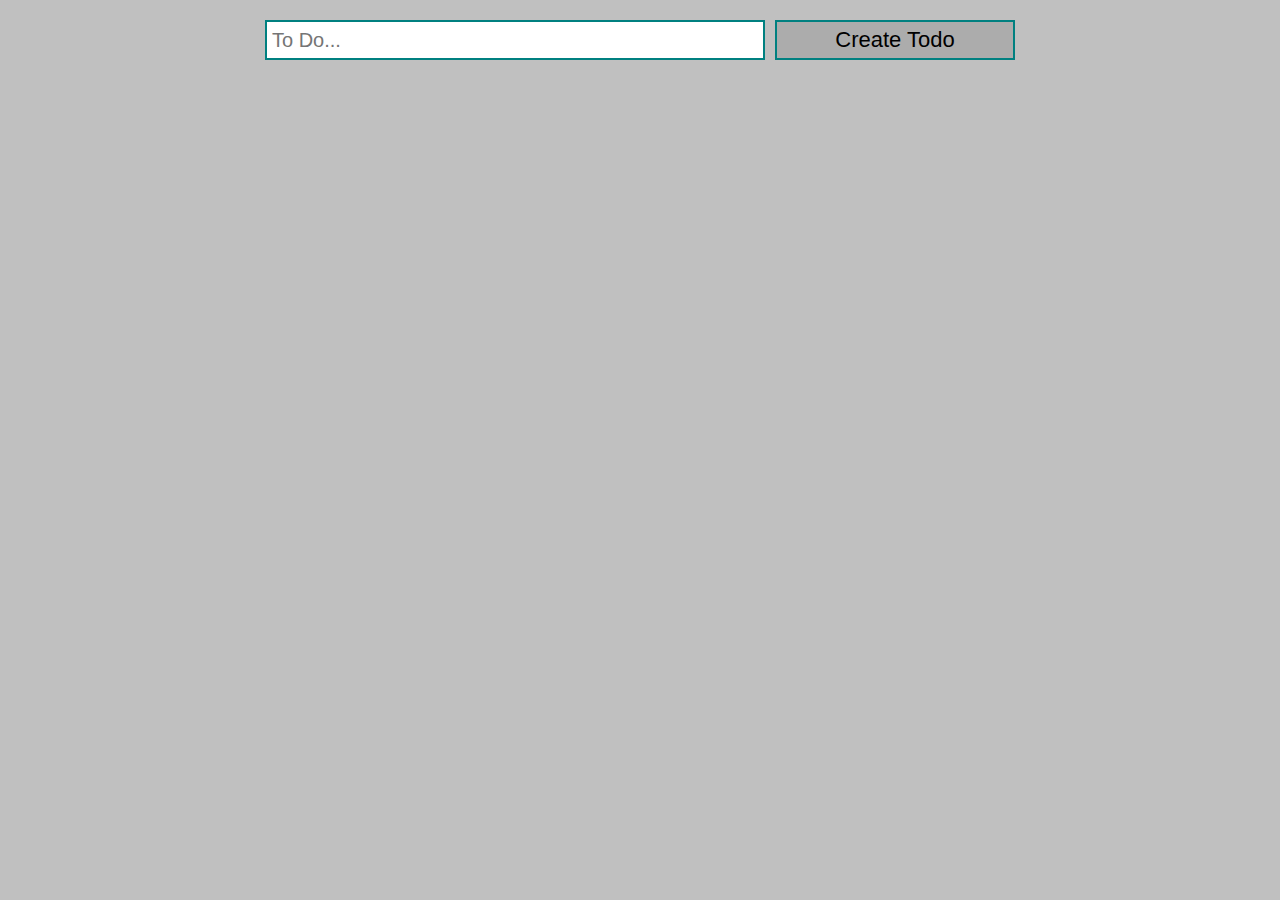
<file: dz6_Asel-35-01/index.html>
<!DOCTYPE html>
<html lang="en">
<head>
    <meta charset="UTF-8">
    <title>Title</title>
    <link rel="stylesheet" href="style.css">
</head>
<body>
<div id="overlay" class="overlay"></div>

<div class="todo">
    <input type="text" id="input" placeholder="To Do...">
    <button id="create_button"> Create Todo</button>
</div>

<div id="todo_list">

</div>

<div class="modal_delete">
    <h4 class="modal_title">Потвердите удаление</h4>
    <div class="modal_buttons">
        <button class="btn_ok">да</button>
        <button class="btn_no">отменить</button>
    </div>
</div>

<div class="modal_edit">
    <input type="text" id="edit_input">
    <div class="modal_edit_buttons">
        <button class="btn_edit_ok">да</button>
        <button class="btn_edit_no">отменить</button>
    </div>
</div>

</body>
<script src="app.js"></script>
</html>
</file>
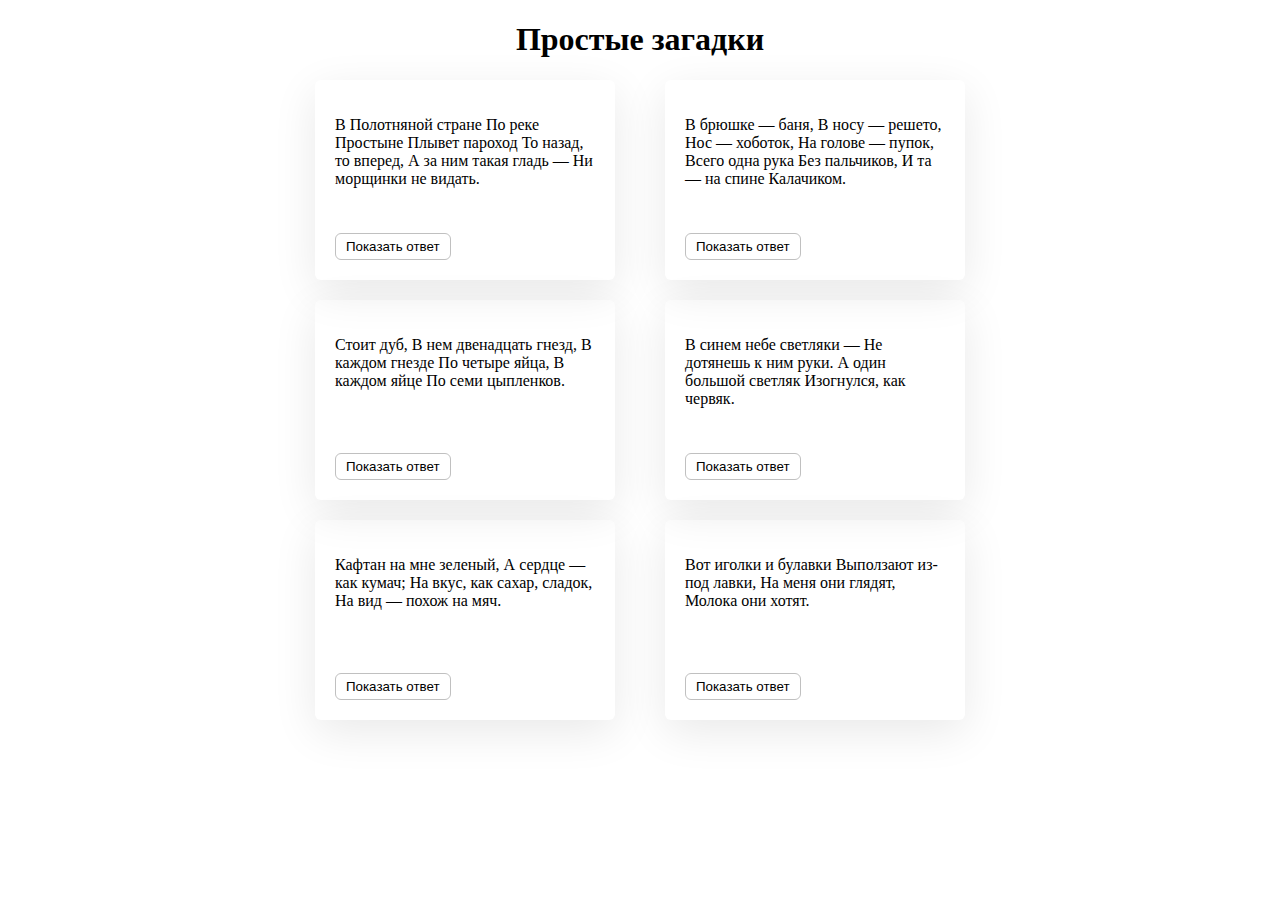
<file: dz7_Asel-35-01/index.html>
<!DOCTYPE html>
<html lang="en">
<head>
    <meta charset="UTF-8">
    <title>Title</title>
    <link rel="stylesheet" href="css.css">
</head>
<body>
<h1>Простые загадки</h1>
<div class="container_puzzles">
    <div class="card_puzzle">
        <p>В Полотняной стране
            По реке Простыне
            Плывет пароход
            То назад, то вперед,
            А за ним такая гладь —
            Ни морщинки не видать.</p>
        <div class="answer-btn">
            <button class="btn">Показать ответ</button>
            <span>Утюг</span>
        </div>
    </div>
    <div class="card_puzzle">
        <p>В брюшке — баня,
            В носу — решето,
            Нос — хоботок,
            На голове — пупок,
            Всего одна рука
            Без пальчиков,
            И та — на спине
            Калачиком.</p>
        <div class="answer-btn">
            <button class="btn">Показать ответ</button>
            <span>Чайник</span>
        </div>
    </div>
    <div class="card_puzzle">
        <p>Стоит дуб,
            В нем двенадцать гнезд,
            В каждом гнезде
            По четыре яйца,
            В каждом яйце
            По семи цыпленков.</p>
        <div class="answer-btn">
            <button class="btn">Показать ответ</button>
            <span>Год</span>
        </div>
    </div>
    <div class="card_puzzle">
        <p>В синем небе светляки —
            Не дотянешь к ним руки.
            А один большой светляк
            Изогнулся, как червяк.</p>
        <div class="answer-btn">
            <button class="btn">Показать ответ</button>
            <span>Звезды и месяц </span>
        </div>
    </div>
    <div class="card_puzzle">
        <p>Кафтан на мне зеленый,
            А сердце — как кумач;
            На вкус, как сахар, сладок,
            На вид — похож на мяч.</p>
        <div class="answer-btn">
            <button class="btn">Показать ответ</button>
            <span>Арбуз</span>
        </div>
    </div>
    <div class="card_puzzle">
        <p>Вот иголки и булавки
            Выползают из-под лавки,
            На меня они глядят,
            Молока они хотят.</p>
        <div class="answer-btn">
            <button class="btn">Показать ответ</button>
            <span>Ёж</span>
        </div>
    </div>
</div>
</body>
<script src="app.js"></script>
</html>
</file>
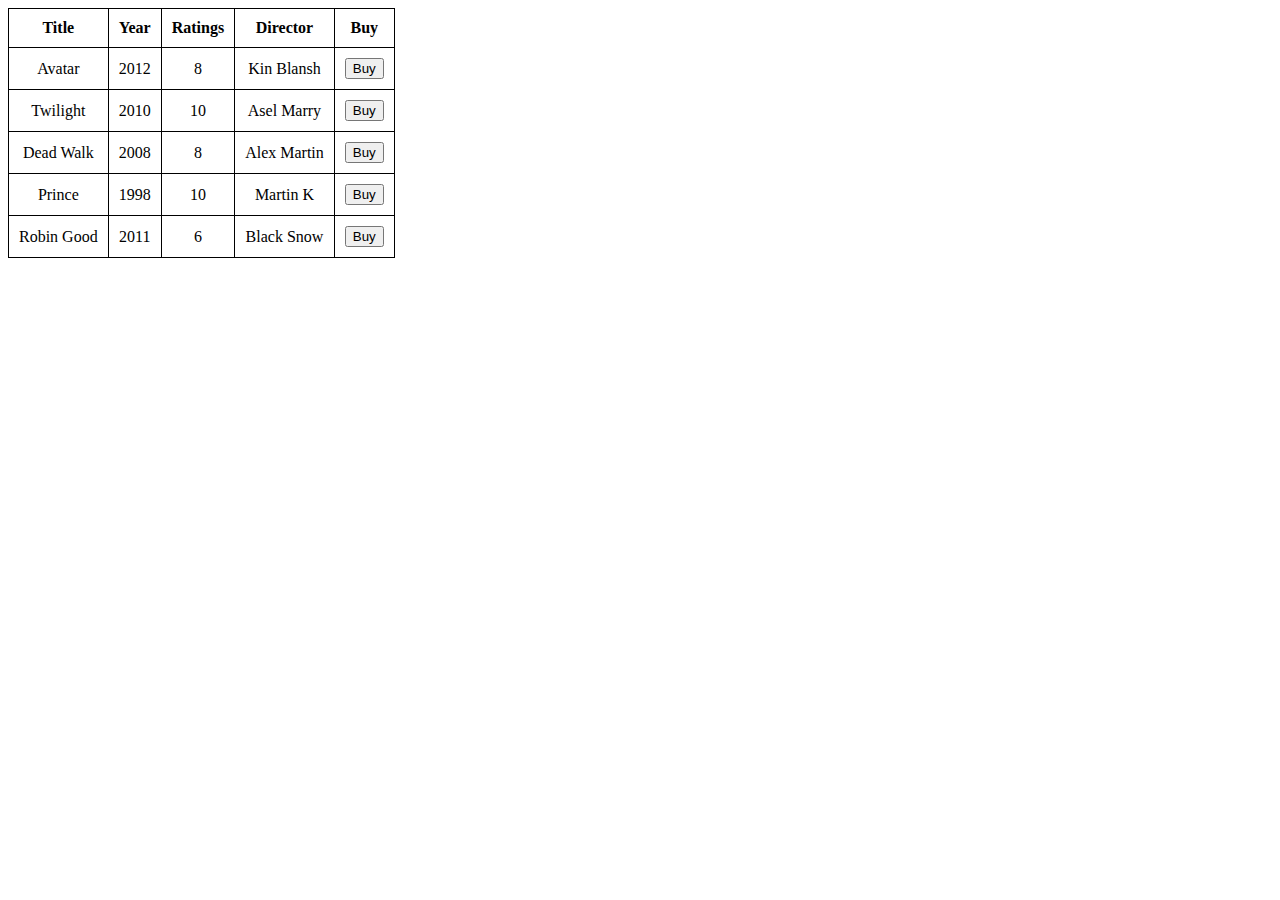
<file: dz8_Asel-35-01/index.html>
<!DOCTYPE html>
<html lang="en">
<head>
    <meta charset="UTF-8">
    <title>Title</title>
    <link rel="stylesheet" href="style.css">
</head>
<body>

<table id="movie_table">
    <tr>
        <th>Title</th>
        <th>Year</th>
        <th>Ratings</th>
        <th>Director</th>
        <th>Buy</th>
    </tr>
</table>

<div class="modal">
    <div class="modal_content">
        <span class="close">&times;</span>
        <p>Подтверждение</p>
        <button id="btn">OK</button>
    </div>
</div>

</body>
<script src="app.js"></script>
</html>
</file>
<file: dz6_Asel-35-01/style.css>
* {
    margin: 0;
    padding: 0;
    box-sizing: border-box;
}

body {
    background: silver;
    padding: 20px;
}

.todo {
    display: flex;
    align-items: center;
    justify-content: space-between;
    width: 750px;
    margin: 0 auto;
}

input {
    border: 2px solid teal;
    font-size: 20px;
    height: 40px;
    width: 500px;
    padding-left: 5px;
}

#create_button {
    width: 240px;
    height: 40px;
    border: 2px solid teal;
    cursor: pointer;
    background: rgba(0, 0, 0, 0.1);
    font-size: 22px;
}

#todo_list {
    margin: 0 auto;
    width: 750px;
    padding-bottom: 20px;
}

.block_text {
    width: 100%;
    border: 2px solid teal;
    padding: 8px;
    margin-top: 10px;
    display: flex;
    justify-content: space-between;
    align-items: center;
}
h3 {
    font-size: 30px;
}
.div_button {
    display: flex;
    width: 320px;
    height: 100%;
    justify-content: space-between;
}
.delete_button {
    width: 150px;
    height: 40px;
    background-color: darkred;
    color: white;
    border: none;
    cursor: pointer;
}
.edit_button {
    width: 150px;
    height: 40px;
    background-color: yellowgreen;
    color: white;
    border: none;
    cursor: pointer;
}

.toggle{
    text-decoration: line-through;
}

.overlay {
    display: none;
    position: fixed;
    top: 0;
    left: 0;
    width: 100%;
    height: 100%;
    background-color: rgba(0, 0, 0, 0.7);
    z-index: 1;
}


.modal_delete {
    display: none;
    position: fixed;
    top: 40%;
    left: 50%;
    transform: translate(-50%, -50%);
    z-index: 2;
    margin: auto;
    background-color: #fff;
    padding: 20px;
    width: 200px;
    height: 120px;
    border-radius: 6px;
}


.modal_title {
    color: black;
    font-size: 16px;
    text-align: center;
    margin-bottom: 15px;
}
.modal_buttons, .modal_edit_buttons {
    display: flex;
    justify-content: center;
    gap: 20px;
}

.btn_ok, .btn_edit_ok {
    padding: 10px;
    background-color: aquamarine;
    cursor: pointer;
    border: none;
    border-radius: 4px;
}

.btn_no, .btn_edit_no {
    padding: 10px;
    cursor: pointer;
    border: 1px solid black;
    background-color: white;
    border-radius: 4px;
}

.modal_edit {
    display: none;
    justify-content: space-between;
    align-items: center;
    width: 750px;
    position: fixed;
    z-index: 2;
    top: 40%;
    left: 50%;
    transform: translate(-50%, -50%);
    background-color: white;
    border-radius: 6px;
    padding: 20px;
}
</file>
<file: dz7_Asel-35-01/css.css>
* {
    box-sizing: border-box;
}
h1 {
    text-align: center;
}

.container_puzzles {
    margin: 0 auto;
    width: 650px;
    display: flex;
    flex-wrap: wrap;
    justify-content: space-between;
    row-gap: 20px;
}

.card_puzzle {
    display: flex;
    flex-direction: column;
    justify-content: space-between;
    width: 300px;
    height: 200px;
    padding: 20px;
    box-shadow: 0 12px 45px 0 rgba(0, 0, 0, 0.09);
    border-radius: 6px;
}

.btn {
    padding: 5px 10px;
    border: 1px solid silver;
    border-radius: 6px;
    background-color: white;
    cursor: pointer;

}
.answer-btn {
    display: flex;
    justify-content: space-between;
    align-items: center;
}

span {
    display: none;
    font-weight: bold;
    color: darkgreen;
    text-align: center;
}
.hide {
    display: block;
}
</file>
<file: dz8_Asel-35-01/style.css>
table, th, td {
    border: 1px solid #000;
    border-collapse: collapse;
}

td, th {
    padding: 10px;
    text-align: center;
}

.modal {
    display: none;
    margin: auto;
    background-color: #fff;
    padding: 20px;
    width: 200px;
    height: 120px;
    border-radius: 10px;
    box-shadow: 0 12px 45px 0 rgba(0, 0, 0, 0.09);
    position: relative;
}

.modal_content {
    display: flex;
    flex-direction: column;
    align-items: center;
    margin-top: 10px;

}

.close {
    position: absolute;
    right: 10px;
    top: 10px;
    cursor: pointer;
}

.hide {
    background: gray;
}
</file>
